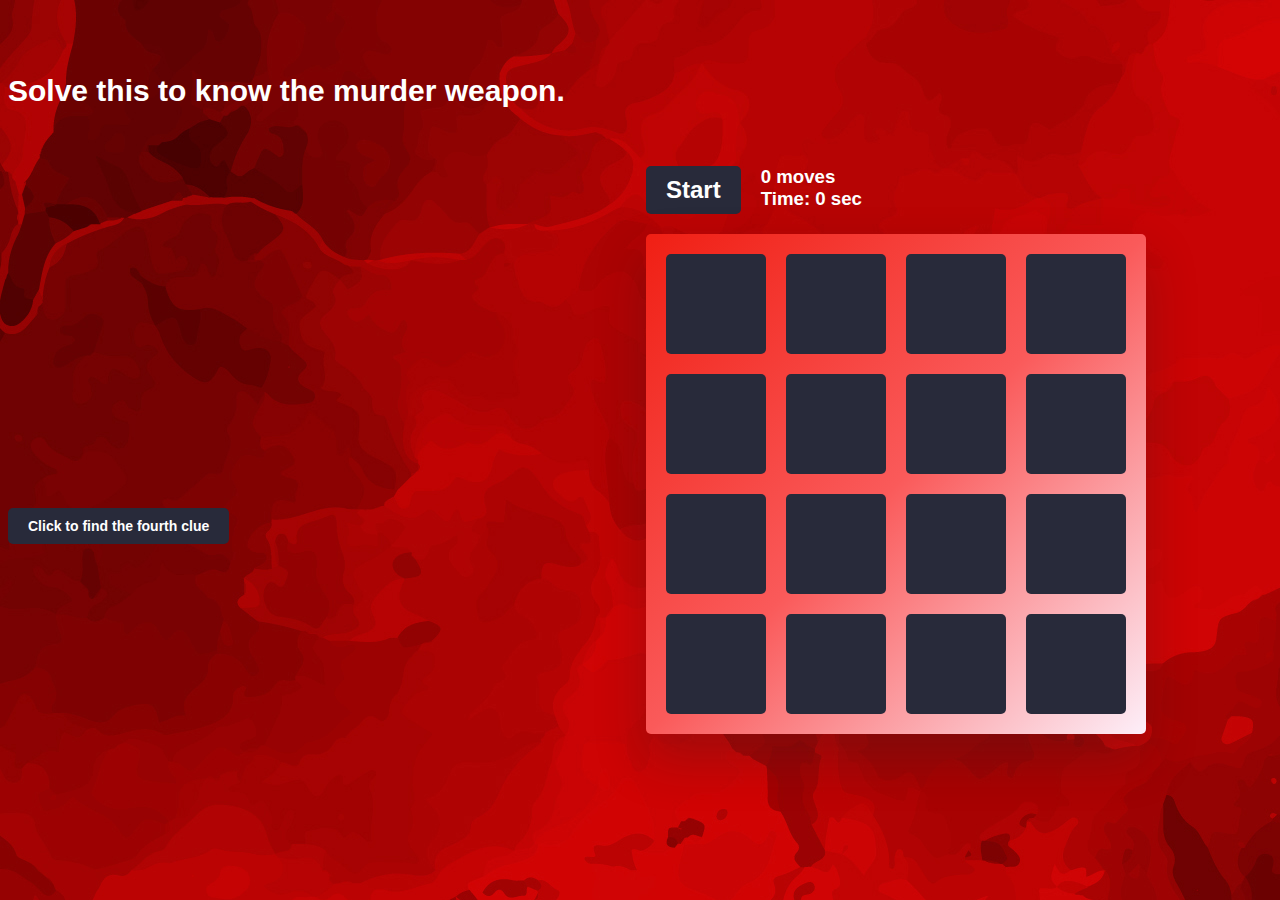
<file: web development/memory game/index.html>
<!DOCTYPE html>
<html lang="en">
<head>
    <meta charset="UTF-8">
    <meta http-equiv="X-UA-Compatible" content="IE=edge">
    <meta name="viewport" content="width=device-width, initial-scale=1.0">
    <title>Memory Game with JavaScript</title>
    <link rel="stylesheet" href="style.css">
    <script src="script.js" defer></script>
</head>
<body>
    <div class="game">
        <div class="controls">
            <button>Start</button>
            <div class="stats">
                <div class="moves">0 moves</div>
                <div class="timer">Time: 0 sec</div>
            </div>
        </div>
        <div class="board-container">
            <div class="board" data-dimension="4"></div>
            <div class="win">You won!</div>
        </div>
    </div>
    <a href="/front page/index.html">
        <button class="button"> Click to find the fourth clue</button>
    </a>
    <p class="text"> Solve this to know the murder weapon.</p>
</body>
</html>
</file>
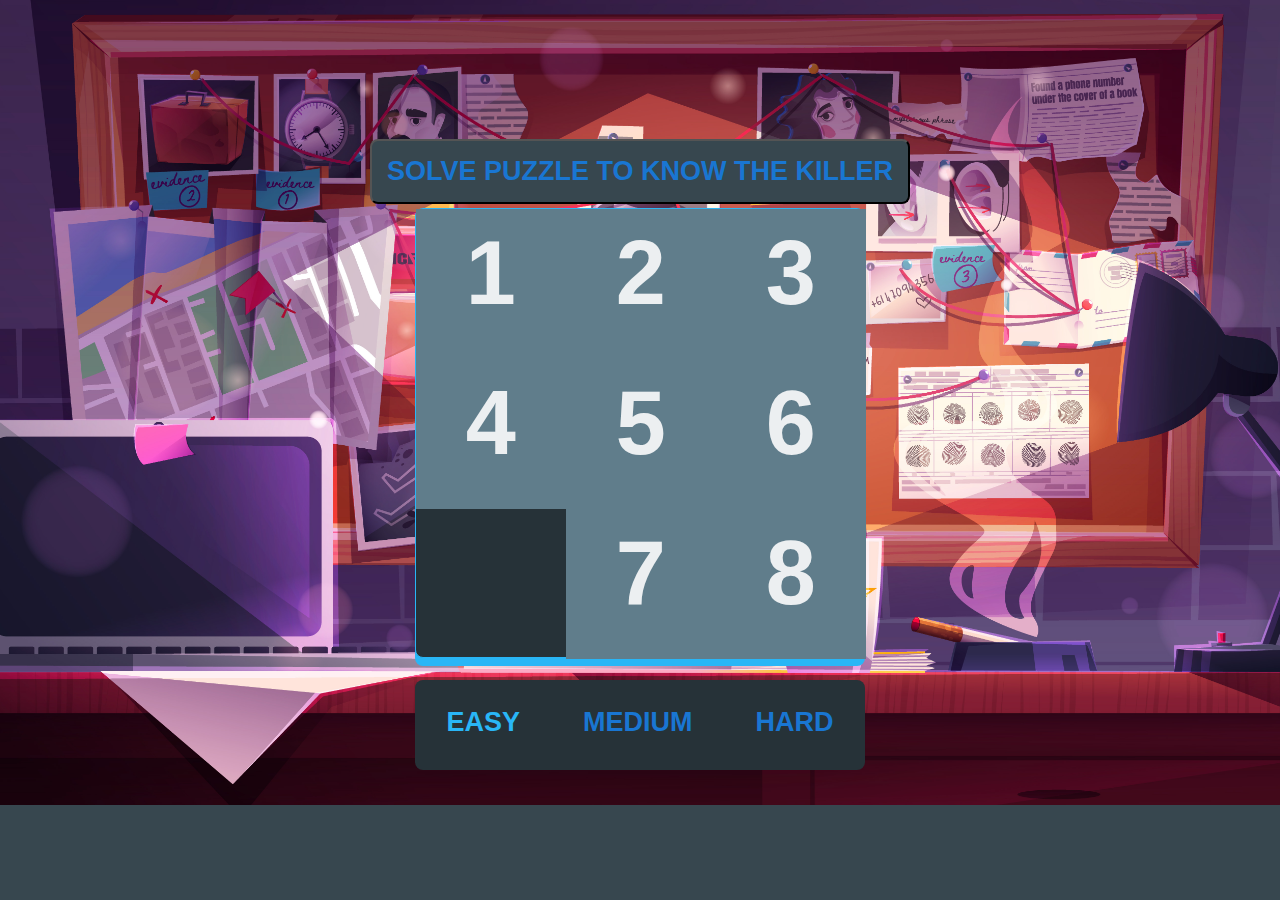
<file: web development/number puzzle/index.html>
<!DOCTYPE html>
<html lang="en">
<head>
    <meta charset="UTF-8">
    <meta http-equiv="X-UA-Compatible" content="IE=edge">
    <meta name="viewport" content="width=device-width, initial-scale=1.0">
    <title>SLIDE PUZZLE</title>
    <link rel="stylesheet" href="style.css">
</head>
<body>
    <button>SOLVE PUZZLE TO KNOW THE KILLER</button>
    
    <div id="puzzle_container">
        <div class="puzzle_block">1</div>
        <div class="puzzle_block">2</div>
        <div class="puzzle_block">3</div>
        <div class="puzzle_block">4</div>
        <div class="puzzle_block">5</div>
        <div class="puzzle_block">6</div>
        <div class="puzzle_block">7</div>
        <div class="puzzle_block">8</div>
    </div>
    <div id="difficulty_container">
        <div class="difficulty_button active">EASY</div>
        <div class="difficulty_button">MEDIUM</div>
        <div class="difficulty_button">HARD</div>
    </div>

    <script src="script.js"></script>

</body>
</html>
</file>
<file: web development/memory game/style.css>
html {
    width: 100%;
    height: 100%;
    /*background: linear-gradient(325deg,  #03001e 0%,#7303c0 30%,#ec38bc 70%, #fdeff9 100%);*/
    font-family: Arial, Helvetica, sans-serif;
    overflow: hidden;
}
body{
    background-image: url(img.jpg);
}
.game {
    position: absolute;
    top: 50%;
    left: 70%;
    transform: translate(-50%, -50%);
}
.text{
    color: white;
    font-weight: bold;
    font-size: 30px;
}
.controls {
    display: flex;
    gap: 20px;
    margin-bottom: 20px;
}
button {
    background: #282A3A;
    color: #FFF;
    border-radius: 5px;
    padding: 10px 20px;
    border: 0;
    cursor: pointer;
    font-family: Arial, Helvetica, sans-serif;
    font-size: 18pt;
    font-weight: bold;
}
.button {
    font-size: 14px;
    cursor: pointer;
    position: relative;
    top: 500px;
    
}
.disabled {
    color: #757575;
}
.stats {
    color: #FFF;
    font-size: 14pt;
    font-weight: bold;
}
.board-container {
    position: relative;
}
.board,
.win {
    border-radius: 5px;
    box-shadow: 0 25px 50px rgb(33 33 33 / 25%);
    background: linear-gradient(135deg,  #131313 0%,#f01f14 0%,#fa5a5a 50%, #fdeff9 100%);
    transition: transform .6s cubic-bezier(0.4, 0.0, 0.2, 1);
    backface-visibility: hidden;
}
.board {
    padding: 20px;
    display: grid;
    grid-template-columns: repeat(4, auto);
    grid-gap: 20px;
}
.board-container.flipped .board {
    transform: rotateY(180deg) rotateZ(50deg);
}
.board-container.flipped .win {
    transform: rotateY(0) rotateZ(0);
}
.card {
    position: relative;
    width: 100px;
    height: 100px;
    cursor: pointer;
}
.card-front,
.card-back {
    position: absolute;
    border-radius: 5px;
    width: 100%;
    height: 100%;
    background: #282A3A;
    transition: transform .6s cubic-bezier(0.4, 0.0, 0.2, 1);
    backface-visibility: hidden;
}
.card-back {
    transform: rotateY(180deg) rotateZ(50deg);
    font-size: 28pt;
    user-select: none;
    text-align: center;
    line-height: 100px;
    background: #FDF8E6;
}
.card.flipped .card-front {
    transform: rotateY(180deg) rotateZ(50deg);
}
.card.flipped .card-back {
    transform: rotateY(0) rotateZ(0);
}
.win {
    position: absolute;
    top: 0;
    left: 0;
    width: 100%;
    height: 100%;
    text-align: center;
    background: #FDF8E6;
    transform: rotateY(180deg) rotateZ(50deg);
}
.win-text {
    position: absolute;
    top: 50%;
    left: 50%;
    transform: translate(-50%, -50%);
    font-size: 21pt;
    color: #282A3A;
}
.highlight {
    color: #7303c0;
}
</file>
<file: web development/number puzzle/style.css>
*{margin:0;padding:0;box-sizing:border-box;font-family: 'Segoe UI', Tahoma, Geneva, Verdana, sans-serif;}

:root{
    --bgcol:#37474F;
    --mcol0:#29B6F6;
    --mcol1:#2196F3;
    --mcol2:#1976D2;
    --txtcol0:#90A4AE;
    --txtcol1:#607D8B;
    --whitecol:#ECEFF1;
    --darkcol:#263238;
}


body{
    background-image: url(img.jpg);
    display:flex;
    flex-direction:column;
    align-items:center;
    padding-top:15vh;
    background-color:var(--bgcol);
    background-position: center;
    background-size: 1400px;
    background-repeat: no-repeat;
}
button{
    background-color:inherit;
    color:var(--mcol2);
    text-align:center;
    font-size:3vh;
    font-weight:bold;
    padding: 15px;
    border-radius: 8px;
    margin:4px;
}


#puzzle_container{
    position: relative;
    width: 50vh;
    height:50vh;
    background-color:var(--darkcol);
    border-radius:8px;
    border:1px solid var(--mcol0);
    box-shadow:0px 8px 0px var(--mcol0);
}

.puzzle_block{
    position:absolute;
    left:0;
    top:0;
    width:33.4%;
    height:33.4%;
    background-color:var(--txtcol1);
    color:var(--whitecol);
    font-size:10vh;
    font-weight:bold;
    text-align:center;
    padding-top:3%;
    cursor: pointer;
    user-select:none;
    transition:left 0.3s,top 0.3s;
}

/*difficulty container*/
#difficulty_container{
    display:flex;
    flex-direction:row;
    width:50vh;
    height:10vh;
    background-color:var(--darkcol);
    border-radius:8px;
    margin-top:22px;
}
.difficulty_button{
    flex-grow:1;
    background-color:inherit;
    color:var(--mcol2);
    text-align:center;
    font-size:3vh;
    font-weight:bold;
    padding-top:5%;
    margin:4px;
    cursor: pointer;
    transition:font-size 0.3s;
}
.difficulty_button:hover{
    opacity:0.8;
    font-size:3.5vh;
}
.difficulty_button.active{
    background-color:inherit;
    color:var(--mcol0);
}
</file>
